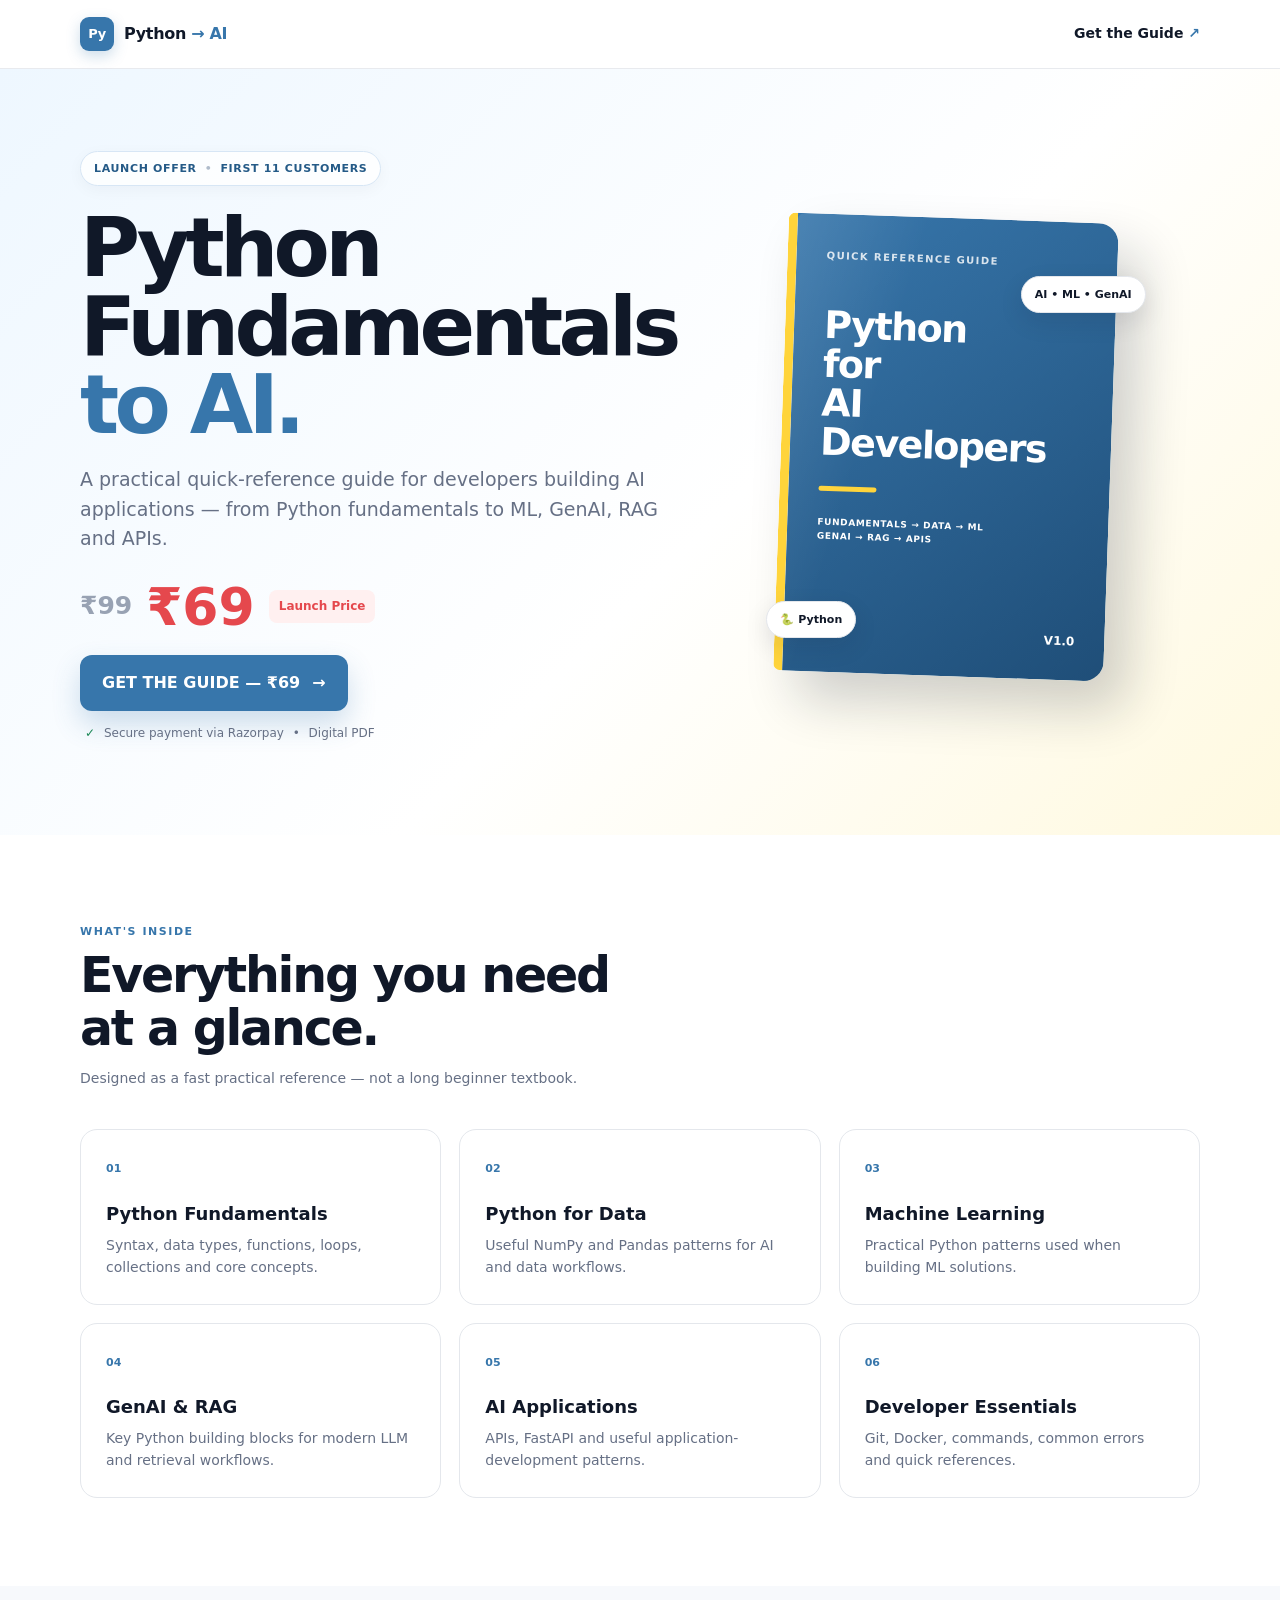
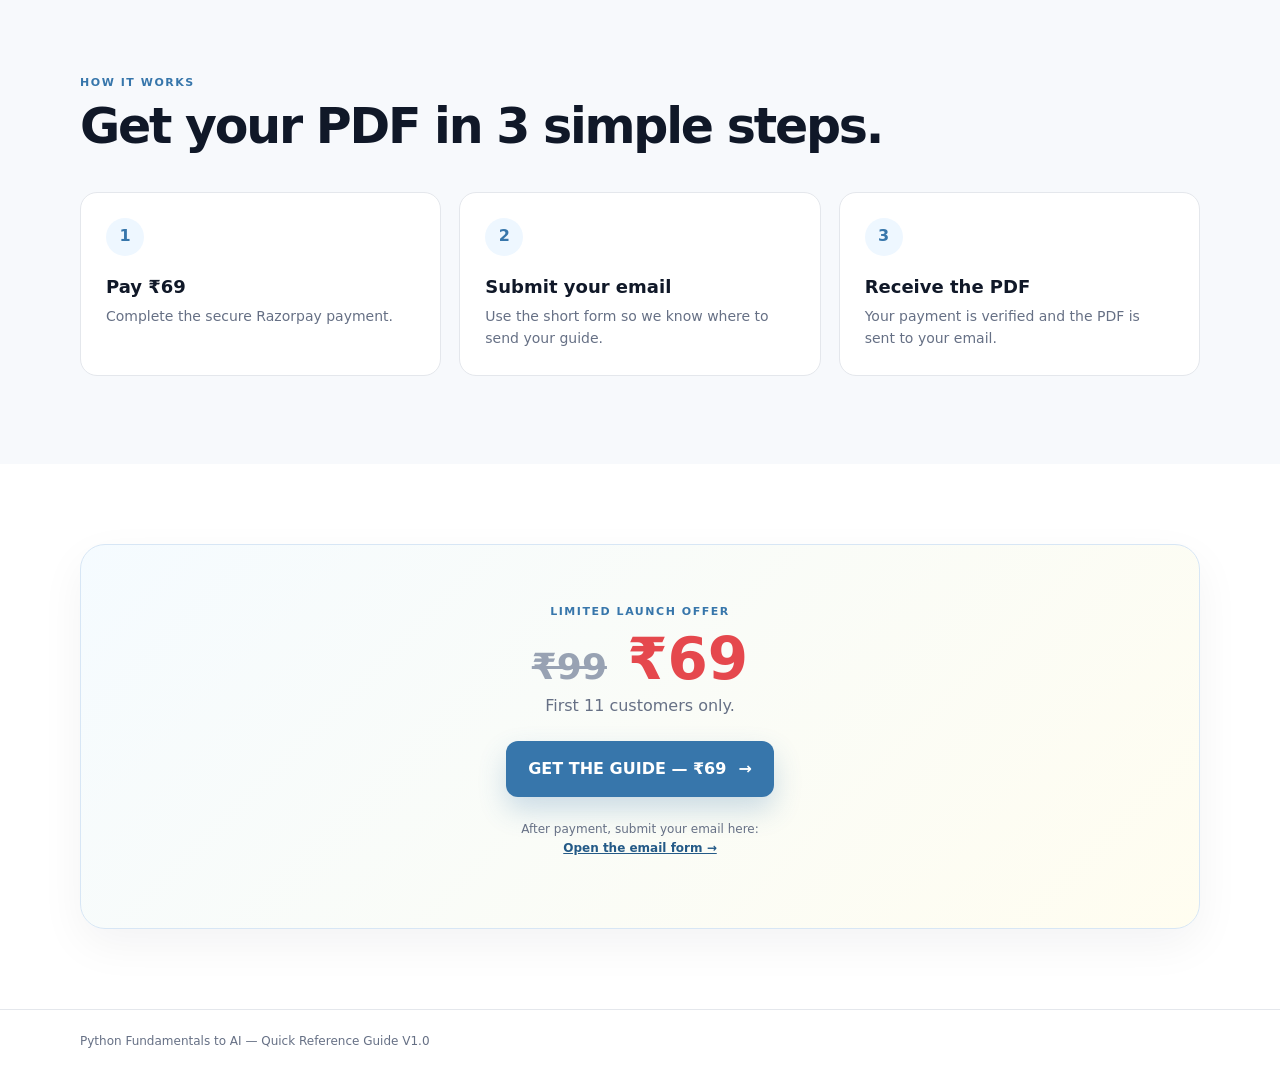
<file: index.html>
<!doctype html>
<html lang="en">

<head>
  <meta charset="utf-8">
  <meta name="viewport" content="width=device-width, initial-scale=1">
  <title>Python Fundamentals to AI — Quick Reference Guide</title>
  <meta name="description" content="A practical Python quick-reference guide for developers building AI applications.">
  <link rel="icon" type="image/svg+xml" href="favicon.png">
  <link rel="stylesheet" href="style.css">
</head>

<body>
  <header class="site-header">
    <div class="nav wrap">
      <a class="brand" href="/" aria-label="Python Fundamentals to AI home">
        <span class="brand-mark">Py</span>
        <span>Python <b>→ AI</b></span>
      </a>
      <a class="nav-link" href="#buy">Get the Guide <span>↗</span></a>
    </div>
  </header>

  <main>
    <section class="hero">
      <div class="wrap hero-grid">
        <div class="hero-copy">
          <div class="badge">LAUNCH OFFER <span>•</span> FIRST 11 CUSTOMERS</div>
          <h1>Python Fundamentals<br><em>to AI.</em></h1>
          <p class="lead">A practical quick-reference guide for developers building AI applications — from Python
            fundamentals to ML, GenAI, RAG and APIs.</p>

          <div class="price-row">
            <span class="old-price">₹99</span>
            <strong class="price">₹69</strong>
            <span class="price-tag">Launch Price</span>
          </div>

          <a id="buy" class="btn primary" href="/.netlify/functions/create-payment" target="_blank" rel="noopener">
            GET THE GUIDE — ₹69 <span>→</span>
          </a>
          <p class="secure"><span class="secure-dot">✓</span> Secure payment via Razorpay <span>•</span> Digital PDF</p>
        </div>

        <div class="product-wrap" aria-label="Python for AI Developers guide preview">
          <div class="glow"></div>
          <div class="book">
            <div class="book-top">QUICK REFERENCE GUIDE</div>
            <h2>Python<br>for<br><span>AI Developers</span></h2>
            <div class="book-line"></div>
            <p>FUNDAMENTALS → DATA → ML<br>GENAI → RAG → APIS</p>
            <b>V1.0</b>
          </div>
          <div class="floating-chip chip-one">🐍 Python</div>
          <div class="floating-chip chip-two">AI • ML • GenAI</div>
        </div>
      </div>
    </section>

    <section class="section">
      <div class="wrap">
        <p class="eyebrow">WHAT'S INSIDE</p>
        <h2>Everything you need<br class="desktop-only"> at a glance.</h2>
        <p class="muted intro">Designed as a fast practical reference — not a long beginner textbook.</p>

        <div class="cards">
          <article><span class="number">01</span>
            <h3>Python Fundamentals</h3>
            <p>Syntax, data types, functions, loops, collections and core concepts.</p>
          </article>
          <article><span class="number">02</span>
            <h3>Python for Data</h3>
            <p>Useful NumPy and Pandas patterns for AI and data workflows.</p>
          </article>
          <article><span class="number">03</span>
            <h3>Machine Learning</h3>
            <p>Practical Python patterns used when building ML solutions.</p>
          </article>
          <article><span class="number">04</span>
            <h3>GenAI &amp; RAG</h3>
            <p>Key Python building blocks for modern LLM and retrieval workflows.</p>
          </article>
          <article><span class="number">05</span>
            <h3>AI Applications</h3>
            <p>APIs, FastAPI and useful application-development patterns.</p>
          </article>
          <article><span class="number">06</span>
            <h3>Developer Essentials</h3>
            <p>Git, Docker, commands, common errors and quick references.</p>
          </article>
        </div>
      </div>
    </section>

    <section class="section process-section">
      <div class="wrap">
        <p class="eyebrow">HOW IT WORKS</p>
        <h2>Get your PDF in 3 simple steps.</h2>
        <div class="steps">
          <div><span>1</span>
            <h3>Pay ₹69</h3>
            <p>Complete the secure Razorpay payment.</p>
          </div>
          <div><span>2</span>
            <h3>Submit your email</h3>
            <p>Use the short form so we know where to send your guide.</p>
          </div>
          <div><span>3</span>
            <h3>Receive the PDF</h3>
            <p>Your payment is verified and the PDF is sent to your email.</p>
          </div>
        </div>
      </div>
    </section>

    <section class="final">
      <div class="wrap">
        <div class="box">
          <p class="eyebrow">LIMITED LAUNCH OFFER</p>
          <h2><s>₹99</s> <strong>₹69</strong></h2>
          <p>First 11 customers only.</p>
          <a class="btn primary" href="/.netlify/functions/create-payment" target="_blank" rel="noopener">GET THE GUIDE
            — ₹69
            <span>→</span></a>
          <p class="after">After payment, submit your email here:<br>
            <a href="https://forms.gle/RKNTyDioCB5fZ7w99" target="_blank" rel="noopener">Open the email form →</a>
          </p>
        </div>
      </div>
    </section>
  </main>

  <footer>
    <div class="wrap">Python Fundamentals to AI — Quick Reference Guide V1.0</div>
  </footer>
</body>

</html>
</file>
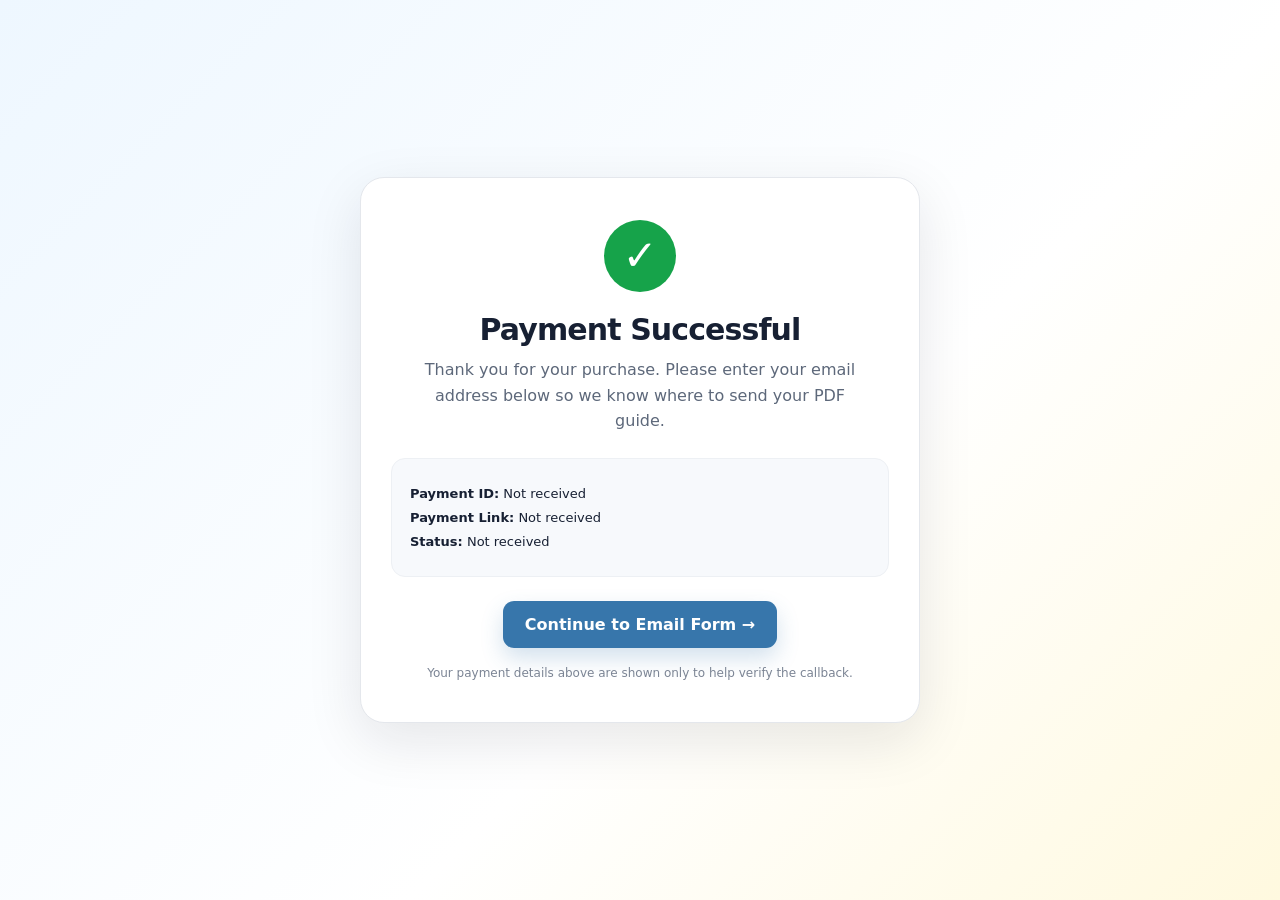
<file: payment-success.html>
<!doctype html>
<html lang="en">

<head>
  <meta charset="utf-8">
  <meta name="viewport" content="width=device-width, initial-scale=1">
  <title>Payment Successful | Python for AI Developers</title>
  <link rel="icon" type="image/svg+xml" href="favicon.png">
  <style>
    * {
      box-sizing: border-box
    }

    :root {
      --ink: #172033;
      --muted: #5d687a;
      --blue: #3776ab;
      --line: #e4e7ec
    }

    body {
      margin: 0;
      font-family: Inter, ui-sans-serif, system-ui, -apple-system, BlinkMacSystemFont, "Segoe UI", sans-serif;
      background: linear-gradient(135deg, #eef7ff, #fff 60%, #fff9df);
      color: var(--ink);
      min-height: 100vh;
      display: flex;
      align-items: center;
      justify-content: center;
      padding: 24px
    }

    .card {
      width: 100%;
      max-width: 560px;
      background: #fff;
      border: 1px solid var(--line);
      border-radius: 24px;
      padding: 42px 30px;
      text-align: center;
      box-shadow: 0 18px 55px rgba(16, 24, 40, .10)
    }

    .check {
      width: 72px;
      height: 72px;
      margin: 0 auto 20px;
      border-radius: 50%;
      background: #16a34a;
      color: #fff;
      font-size: 42px;
      line-height: 72px;
      font-weight: 700
    }

    h1 {
      margin: 0 0 10px;
      font-size: 30px;
      letter-spacing: -.03em
    }

    .message {
      color: var(--muted);
      line-height: 1.6;
      margin: 0 auto;
      max-width: 450px
    }

    .details {
      margin: 24px 0;
      padding: 18px;
      background: #f7f9fc;
      border: 1px solid #edf0f4;
      border-radius: 14px;
      text-align: left;
      word-break: break-word;
      font-size: 13px
    }

    .details div {
      margin: 9px 0
    }

    .label {
      font-weight: 800
    }

    .btn {
      display: inline-flex;
      align-items: center;
      justify-content: center;
      padding: 14px 22px;
      border-radius: 11px;
      background: var(--blue);
      color: #fff;
      text-decoration: none;
      font-weight: 900;
      box-shadow: 0 10px 22px rgba(55, 118, 171, .22)
    }

    .btn:hover {
      background: #245a87
    }

    .note {
      margin-top: 18px;
      font-size: 12px;
      color: #7b8494
    }
  </style>
</head>

<body>
  <main class="card">
    <div class="check">✓</div>
    <h1>Payment Successful</h1>
    <p class="message">Thank you for your purchase. Please enter your email address below so we know where to send your
      PDF guide.</p>
    <div class="details">
      <div><span class="label">Payment ID:</span> <span id="paymentId">Not received</span></div>
      <div><span class="label">Payment Link:</span> <span id="paymentLinkId">Not received</span></div>
      <div><span class="label">Status:</span> <span id="status">Not received</span></div>
    </div>
    <a class="btn" href="https://forms.gle/RKNTyDioCB5fZ7w99">Continue to Email Form →</a>
    <div class="note">Your payment details above are shown only to help verify the callback.</div>
  </main>
  <script>
    const params = new URLSearchParams(window.location.search);
    document.getElementById("paymentId").textContent = params.get("razorpay_payment_id") || "Not received";
    document.getElementById("paymentLinkId").textContent = params.get("razorpay_payment_link_id") || "Not received";
    document.getElementById("status").textContent = params.get("razorpay_payment_link_status") || "Not received";
  </script>
</body>

</html>
</file>
<file: style.css>
*{box-sizing:border-box}
:root{--ink:#101828;--muted:#667085;--blue:#3776ab;--blue-dark:#245a87;--yellow:#ffd43b;--red:#e5484d;--line:#e4e7ec;--soft:#f7f9fc}
html{scroll-behavior:smooth}
body{margin:0;font-family:Inter,ui-sans-serif,system-ui,-apple-system,BlinkMacSystemFont,"Segoe UI",sans-serif;color:var(--ink);line-height:1.55;background:#fff}
a{color:inherit}
.wrap{width:min(1120px,calc(100% - 40px));margin:auto}
.site-header{position:sticky;top:0;z-index:10;background:rgba(255,255,255,.9);backdrop-filter:blur(14px);border-bottom:1px solid rgba(228,231,236,.85)}
.nav{height:68px;display:flex;align-items:center;justify-content:space-between}
.brand{display:flex;align-items:center;gap:10px;text-decoration:none;font-weight:850;letter-spacing:-.02em}
.brand-mark{display:grid;place-items:center;width:34px;height:34px;border-radius:9px;background:var(--blue);color:#fff;font-size:13px;font-weight:900;box-shadow:0 5px 14px rgba(55,118,171,.25)}
.brand b{color:var(--blue)}
.nav-link{text-decoration:none;font-weight:800;font-size:14px}
.nav-link span{color:var(--blue)}
.hero{position:relative;overflow:hidden;padding:82px 0 92px;background:linear-gradient(135deg,#eef7ff 0%,#fff 57%,#fff9df 100%)}
.hero-grid{display:grid;grid-template-columns:1.12fr .88fr;gap:70px;align-items:center}
.badge{display:inline-flex;gap:8px;align-items:center;padding:8px 13px;border-radius:999px;background:rgba(255,255,255,.82);border:1px solid #d7e6f5;color:#245a87;font-size:11px;font-weight:900;letter-spacing:.06em;box-shadow:0 4px 16px rgba(16,24,40,.04)}
.badge span{color:#b0bccb}
h1{font-size:clamp(50px,7vw,82px);line-height:.96;letter-spacing:-.058em;margin:23px 0 20px}
h1 em{font-style:normal;color:var(--blue)}
.lead{font-size:19px;color:var(--muted);max-width:650px;margin:0}
.price-row{display:flex;align-items:center;gap:14px;margin:27px 0 22px}
.old-price{font-size:25px;color:#98a2b3;font-weight:700}
.price{font-size:52px;line-height:1;color:var(--red)}
.price-tag{background:#fff0f0;color:var(--red);padding:7px 10px;border-radius:8px;font-size:12px;font-weight:850}
.btn{display:inline-flex;align-items:center;gap:12px;text-decoration:none;border-radius:12px;padding:16px 22px;font-weight:900;transition:transform .15s ease,box-shadow .15s ease,background .15s ease}
.btn:hover{transform:translateY(-2px)}
.btn.primary{background:var(--blue);color:#fff;box-shadow:0 13px 28px rgba(55,118,171,.24)}
.btn.primary:hover{background:var(--blue-dark)}
.secure{font-size:12px;color:var(--muted);margin:13px 0 0}.secure span{margin:0 5px}
.secure-dot{color:#198754;font-weight:900}
.product-wrap{position:relative;min-height:390px;display:grid;place-items:center}
.glow{position:absolute;width:330px;height:330px;border-radius:50%;background:radial-gradient(circle,rgba(55,118,171,.18),transparent 67%);filter:blur(8px)}
.book{position:relative;width:min(330px,80vw);aspect-ratio:.72;padding:34px 30px;border-radius:7px 20px 20px 7px;background:linear-gradient(145deg,#3776ab,#1f4e78);color:#fff;box-shadow:24px 28px 52px rgba(16,24,40,.20);border-left:9px solid var(--yellow);transform:rotate(2deg);z-index:2}
.book:after{content:"";position:absolute;inset:0;border-radius:inherit;background:linear-gradient(105deg,rgba(255,255,255,.10),transparent 30%);pointer-events:none}
.book-top{font-size:10px;font-weight:850;letter-spacing:.14em;opacity:.82}
.book h2{font-size:38px;line-height:1.03;margin:42px 0 0;color:#fff;letter-spacing:-.04em}.book h2 span{color:#fff}
.book-line{width:58px;height:5px;background:var(--yellow);border-radius:5px;margin:24px 0}
.book p{font-size:9px;font-weight:850;letter-spacing:.07em;line-height:1.6}.book>b{position:absolute;right:30px;bottom:30px;font-size:12px}
.floating-chip{position:absolute;z-index:3;background:#fff;border:1px solid #e4e7ec;border-radius:999px;padding:9px 13px;font-size:11px;font-weight:850;box-shadow:0 9px 24px rgba(16,24,40,.10)}
.chip-one{left:5%;bottom:38px}.chip-two{right:0;top:58px}
.section{padding:88px 0}.eyebrow{color:var(--blue);font-size:11px;font-weight:900;letter-spacing:.14em;margin:0 0 10px}
.section h2{font-size:clamp(34px,4vw,49px);line-height:1.08;letter-spacing:-.045em;margin:0 0 12px}.muted{color:var(--muted);font-size:14px}.intro{margin-top:0}
.cards{display:grid;grid-template-columns:repeat(3,1fr);gap:18px;margin-top:40px}
.cards article,.steps>div{border:1px solid var(--line);border-radius:17px;padding:25px;background:#fff;transition:transform .15s ease,box-shadow .15s ease}
.cards article:hover,.steps>div:hover{transform:translateY(-3px);box-shadow:0 12px 28px rgba(16,24,40,.07)}
.number{color:var(--blue);font-size:11px;font-weight:900}.cards h3{margin:20px 0 7px;font-size:18px}.cards p,.steps p{margin:0;color:var(--muted);font-size:14px}
.process-section{background:var(--soft)}
.steps{display:grid;grid-template-columns:repeat(3,1fr);gap:18px;margin-top:38px}.steps span{display:grid;place-items:center;width:38px;height:38px;border-radius:50%;background:#eef7ff;color:var(--blue);font-weight:900}.steps h3{font-size:18px;margin:17px 0 6px}
.final{padding:80px 0}.box{text-align:center;border:1px solid #d7e6f5;border-radius:25px;padding:58px 25px;background:linear-gradient(135deg,#f5fbff,#fffdf0);box-shadow:0 16px 45px rgba(16,24,40,.05)}
.box h2{font-size:58px;line-height:1;margin:10px 0 6px}.box h2 s{color:#98a2b3;font-size:36px}.box strong{color:var(--red)}.box>p:not(.eyebrow):not(.after){color:var(--muted);margin:0 0 22px}.after{font-size:12px;color:var(--muted);margin-top:23px}.after a{color:var(--blue-dark);font-weight:850}
footer{border-top:1px solid var(--line);padding:22px 0;color:var(--muted);font-size:12px}
@media(max-width:800px){.hero{padding:55px 0 65px}.hero-grid{grid-template-columns:1fr;gap:35px}.product-wrap{min-height:340px}.book{width:min(290px,78vw)}.cards,.steps{grid-template-columns:1fr}.section{padding:65px 0}.desktop-only{display:none}.chip-one{left:2%}.chip-two{right:0}.nav-link{font-size:13px}}
@media(max-width:480px){.wrap{width:min(100% - 28px,1120px)}.nav{height:62px}.hero h1{font-size:50px}.lead{font-size:17px}.price{font-size:46px}.price-row{gap:10px}.btn{width:100%;justify-content:center}.product-wrap{min-height:310px}.floating-chip{font-size:10px;padding:8px 10px}.chip-one{bottom:18px}.chip-two{top:25px}.box{padding:45px 18px}.box h2{font-size:48px}}
</file>
